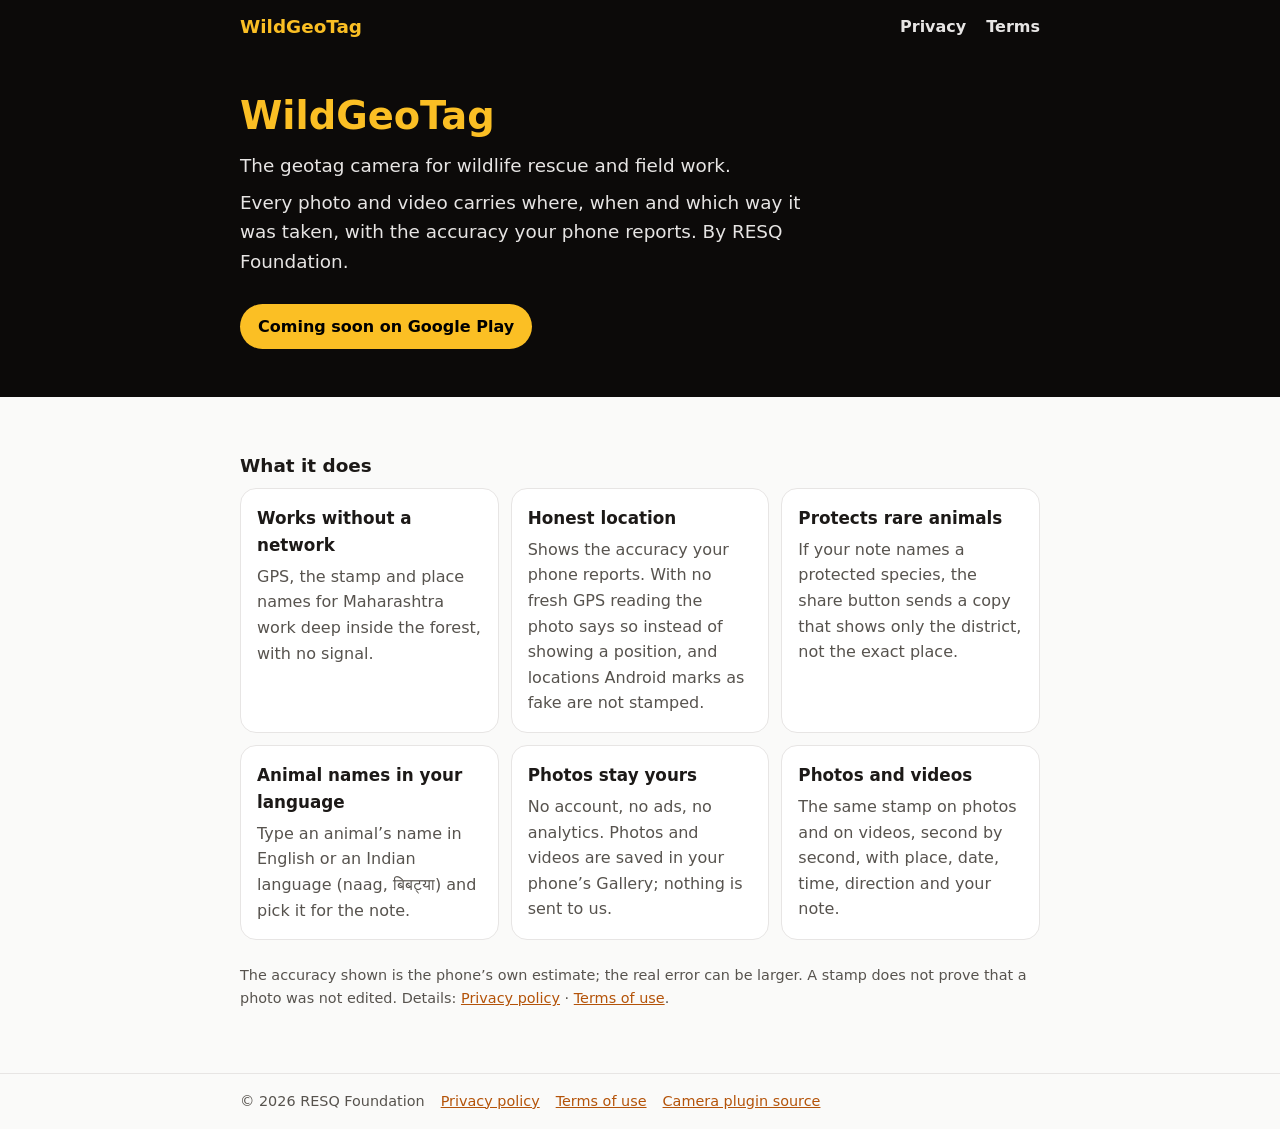
<file: index.html>
<!doctype html><html lang="en"><head><meta charset="utf-8"><meta name="viewport" content="width=device-width, initial-scale=1"><title>WildGeoTag – geotag camera for wildlife rescue</title><style>:root{--ink:#1c1917;--muted:#57534e;--bg:#fafaf9;--card:#fff;--line:#e7e5e4;--amber:#fbbf24;--link:#b45309}
*{box-sizing:border-box}body{margin:0;font:16px/1.6 Roboto,"Segoe UI",system-ui,sans-serif;color:var(--ink);background:var(--bg)}
a{color:var(--link)}header{background:#0c0a09;color:#fff}header nav{max-width:52rem;margin:0 auto;padding:12px 16px;display:flex;gap:20px;align-items:center;flex-wrap:wrap}
header nav a{color:#e7e5e4;text-decoration:none;font-weight:600}header nav a.home{color:var(--amber);font-size:1.15rem;font-weight:800;margin-right:auto}
main{max-width:52rem;margin:0 auto;padding:24px 16px 48px}h1{font-size:1.9rem;line-height:1.2;margin:.3em 0 .6em}h2{font-size:1.15rem;margin:1.6em 0 .4em}ul{padding-left:1.3em}
.hero{background:#0c0a09;color:#fff;padding:40px 0 48px}.hero div{max-width:52rem;margin:0 auto;padding:0 16px}.hero h1{font-size:2.4rem;margin:0 0 .3em;color:var(--amber)}
.hero p{font-size:1.15rem;color:#e7e5e4;margin:.4em 0;max-width:36rem}.badge{display:inline-block;margin-top:20px;padding:10px 18px;border-radius:999px;background:var(--amber);color:#000;font-weight:800}
.grid{display:grid;gap:12px;grid-template-columns:repeat(auto-fit,minmax(15rem,1fr));margin:8px 0 24px}.card{background:var(--card);border:1px solid var(--line);border-radius:16px;padding:16px}
.card h2{margin:0 0 .3em;font-size:1.05rem}.card p{margin:0;color:var(--muted)}.small{color:var(--muted);font-size:.9rem}
footer{border-top:1px solid var(--line);color:var(--muted);font-size:.9rem}footer div{max-width:52rem;margin:0 auto;padding:16px;display:flex;gap:16px;flex-wrap:wrap}</style></head><body>
<header><nav><a class="home" href="index.html">WildGeoTag</a><a href="privacy.html">Privacy</a><a href="terms.html">Terms</a></nav></header>
<section class="hero"><div><h1>WildGeoTag</h1>
<p>The geotag camera for wildlife rescue and field work.</p>
<p>Every photo and video carries where, when and which way it was taken, with the accuracy your phone reports. By RESQ Foundation.</p>
<span class="badge">Coming soon on Google Play</span></div></section><main>
<h2>What it does</h2>
<div class="grid"><div class="card"><h2>Works without a network</h2><p>GPS, the stamp and place names for Maharashtra work deep inside the forest, with no signal.</p></div><div class="card"><h2>Honest location</h2><p>Shows the accuracy your phone reports. With no fresh GPS reading the photo says so instead of showing a position, and locations Android marks as fake are not stamped.</p></div><div class="card"><h2>Protects rare animals</h2><p>If your note names a protected species, the share button sends a copy that shows only the district, not the exact place.</p></div><div class="card"><h2>Animal names in your language</h2><p>Type an animal’s name in English or an Indian language (naag, बिबट्या) and pick it for the note.</p></div><div class="card"><h2>Photos stay yours</h2><p>No account, no ads, no analytics. Photos and videos are saved in your phone’s Gallery; nothing is sent to us.</p></div><div class="card"><h2>Photos and videos</h2><p>The same stamp on photos and on videos, second by second, with place, date, time, direction and your note.</p></div></div>
<p class="small">The accuracy shown is the phone’s own estimate; the real error can be larger. A stamp does not prove that a photo
was not edited. Details: <a href="privacy.html">Privacy policy</a> · <a href="terms.html">Terms of use</a>.</p>
</main>
<footer><div><span>© 2026 RESQ Foundation</span><a href="privacy.html">Privacy policy</a><a href="terms.html">Terms of use</a><a href="source/camera-preview/index.html">Camera plugin source</a></div></footer>
</body></html>
</file>
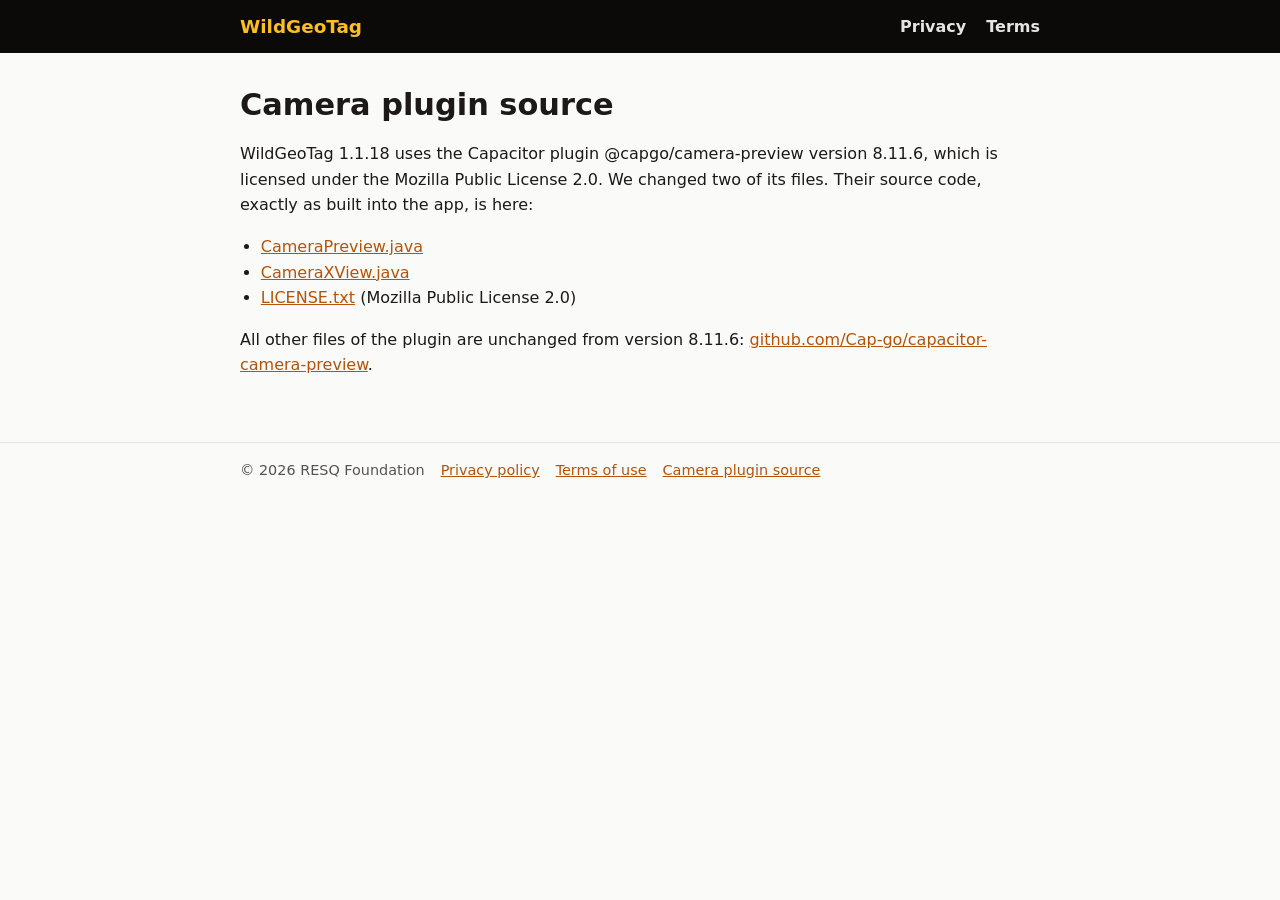
<file: source/camera-preview/index.html>
<!doctype html><html lang="en"><head><meta charset="utf-8"><meta name="viewport" content="width=device-width, initial-scale=1"><title>WildGeoTag – camera plugin source</title><style>:root{--ink:#1c1917;--muted:#57534e;--bg:#fafaf9;--card:#fff;--line:#e7e5e4;--amber:#fbbf24;--link:#b45309}
*{box-sizing:border-box}body{margin:0;font:16px/1.6 Roboto,"Segoe UI",system-ui,sans-serif;color:var(--ink);background:var(--bg)}
a{color:var(--link)}header{background:#0c0a09;color:#fff}header nav{max-width:52rem;margin:0 auto;padding:12px 16px;display:flex;gap:20px;align-items:center;flex-wrap:wrap}
header nav a{color:#e7e5e4;text-decoration:none;font-weight:600}header nav a.home{color:var(--amber);font-size:1.15rem;font-weight:800;margin-right:auto}
main{max-width:52rem;margin:0 auto;padding:24px 16px 48px}h1{font-size:1.9rem;line-height:1.2;margin:.3em 0 .6em}h2{font-size:1.15rem;margin:1.6em 0 .4em}ul{padding-left:1.3em}
.hero{background:#0c0a09;color:#fff;padding:40px 0 48px}.hero div{max-width:52rem;margin:0 auto;padding:0 16px}.hero h1{font-size:2.4rem;margin:0 0 .3em;color:var(--amber)}
.hero p{font-size:1.15rem;color:#e7e5e4;margin:.4em 0;max-width:36rem}.badge{display:inline-block;margin-top:20px;padding:10px 18px;border-radius:999px;background:var(--amber);color:#000;font-weight:800}
.grid{display:grid;gap:12px;grid-template-columns:repeat(auto-fit,minmax(15rem,1fr));margin:8px 0 24px}.card{background:var(--card);border:1px solid var(--line);border-radius:16px;padding:16px}
.card h2{margin:0 0 .3em;font-size:1.05rem}.card p{margin:0;color:var(--muted)}.small{color:var(--muted);font-size:.9rem}
footer{border-top:1px solid var(--line);color:var(--muted);font-size:.9rem}footer div{max-width:52rem;margin:0 auto;padding:16px;display:flex;gap:16px;flex-wrap:wrap}</style></head><body>
<header><nav><a class="home" href="../../index.html">WildGeoTag</a><a href="../../privacy.html">Privacy</a><a href="../../terms.html">Terms</a></nav></header>
<main>
<h1>Camera plugin source</h1>
<p>WildGeoTag 1.1.18 uses the Capacitor plugin @capgo/camera-preview version 8.11.6, which is licensed under the Mozilla Public License 2.0. We changed two of its files. Their source code, exactly as built into the app, is here:</p>
<ul><li><a href="CameraPreview.java">CameraPreview.java</a></li><li><a href="CameraXView.java">CameraXView.java</a></li><li><a href="LICENSE.txt">LICENSE.txt</a> (Mozilla Public License 2.0)</li></ul>
<p>All other files of the plugin are unchanged from version 8.11.6: <a href="https://github.com/Cap-go/capacitor-camera-preview">github.com/Cap-go/capacitor-camera-preview</a>.</p>
</main>
<footer><div><span>© 2026 RESQ Foundation</span><a href="../../privacy.html">Privacy policy</a><a href="../../terms.html">Terms of use</a><a href="../../source/camera-preview/index.html">Camera plugin source</a></div></footer>
</body></html>
</file>
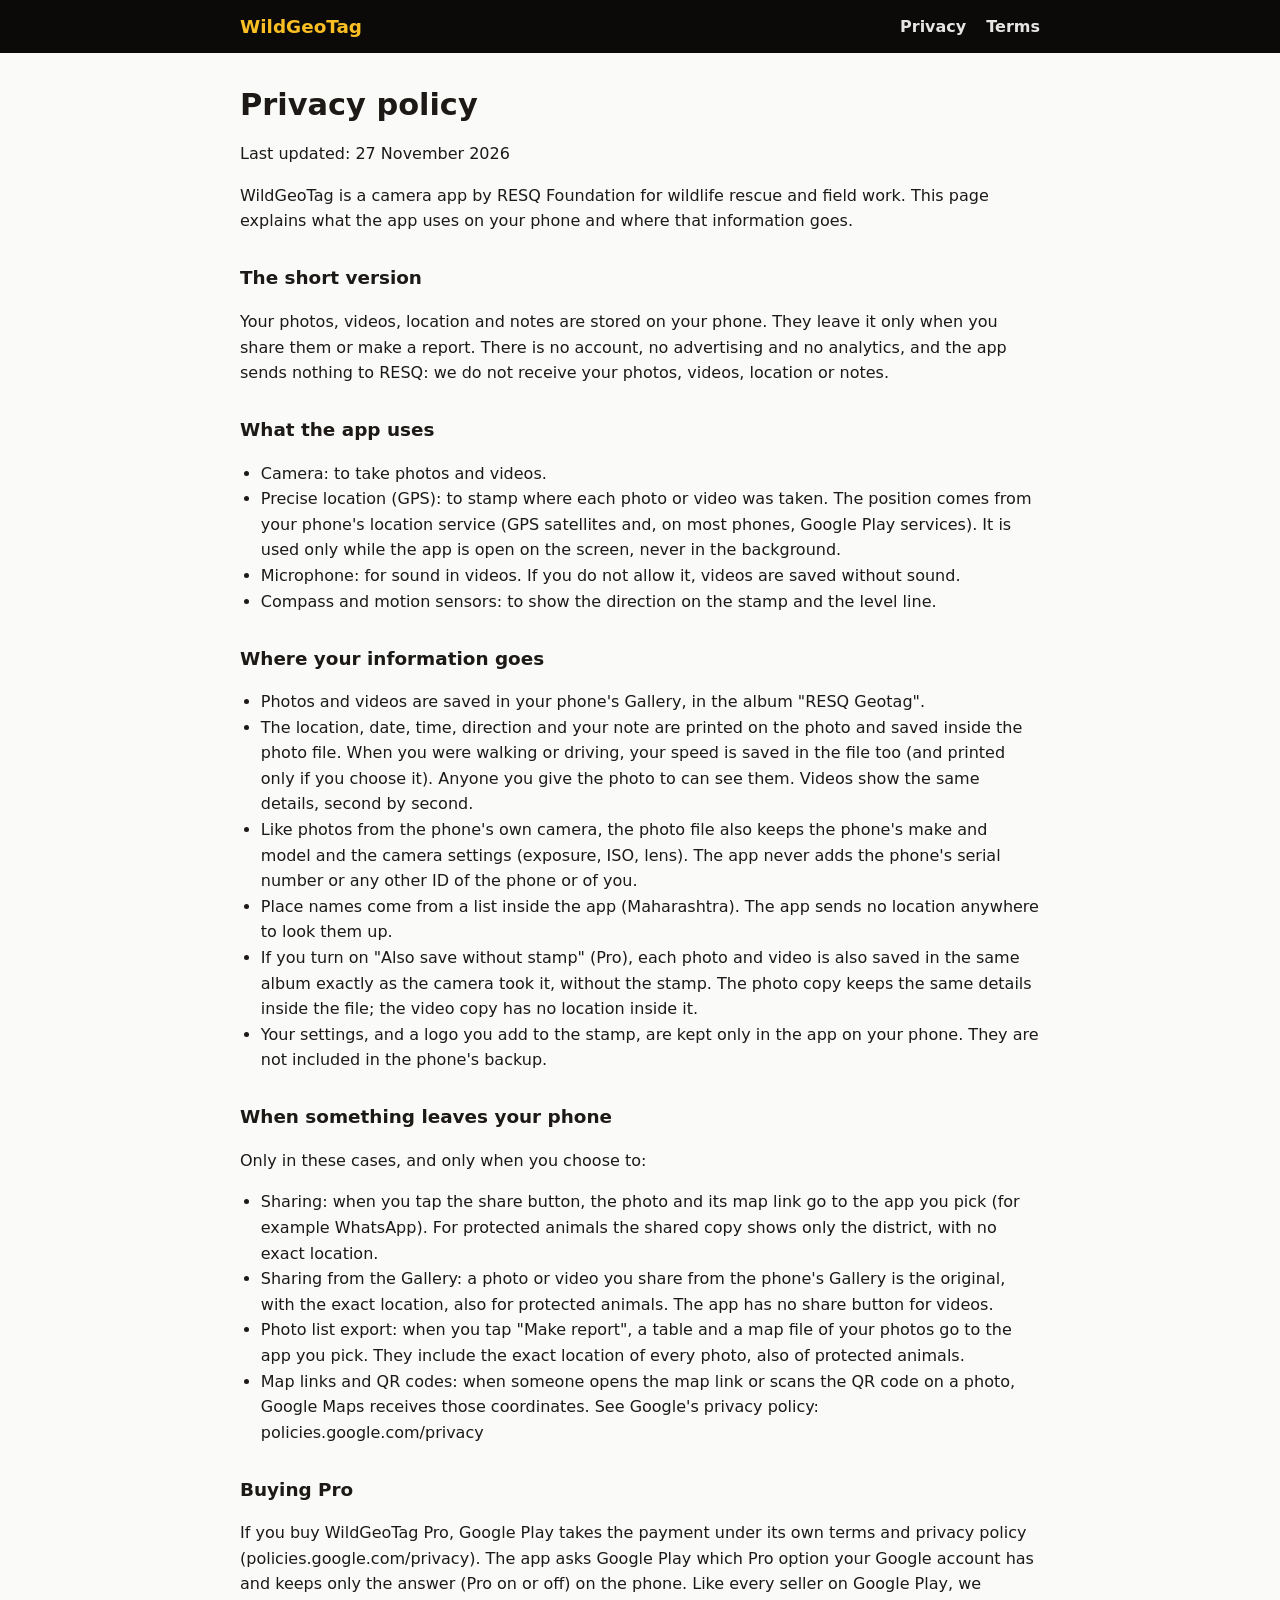
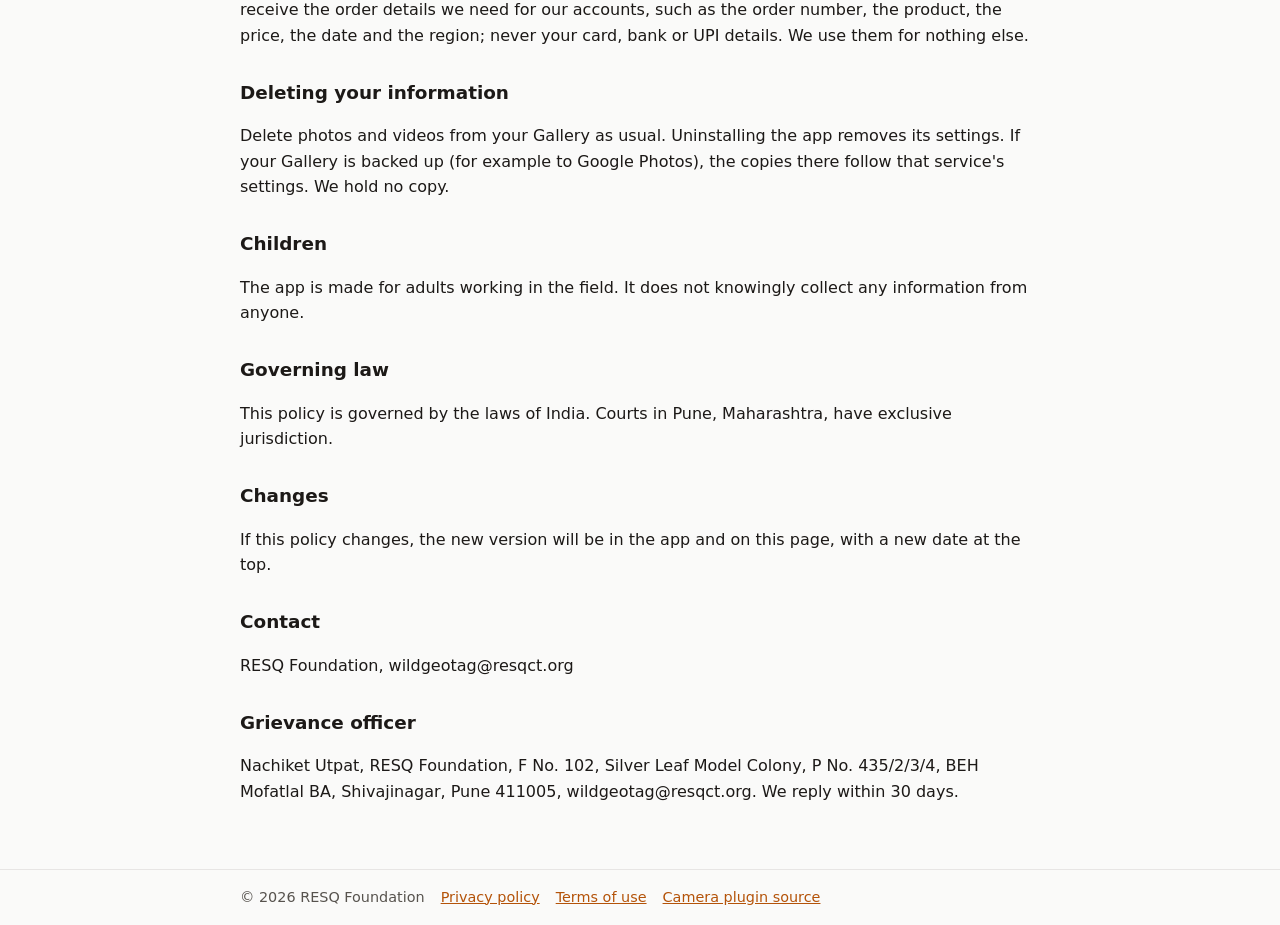
<file: privacy.html>
<!doctype html><html lang="en"><head><meta charset="utf-8"><meta name="viewport" content="width=device-width, initial-scale=1"><title>WildGeoTag – Privacy policy</title><style>:root{--ink:#1c1917;--muted:#57534e;--bg:#fafaf9;--card:#fff;--line:#e7e5e4;--amber:#fbbf24;--link:#b45309}
*{box-sizing:border-box}body{margin:0;font:16px/1.6 Roboto,"Segoe UI",system-ui,sans-serif;color:var(--ink);background:var(--bg)}
a{color:var(--link)}header{background:#0c0a09;color:#fff}header nav{max-width:52rem;margin:0 auto;padding:12px 16px;display:flex;gap:20px;align-items:center;flex-wrap:wrap}
header nav a{color:#e7e5e4;text-decoration:none;font-weight:600}header nav a.home{color:var(--amber);font-size:1.15rem;font-weight:800;margin-right:auto}
main{max-width:52rem;margin:0 auto;padding:24px 16px 48px}h1{font-size:1.9rem;line-height:1.2;margin:.3em 0 .6em}h2{font-size:1.15rem;margin:1.6em 0 .4em}ul{padding-left:1.3em}
.hero{background:#0c0a09;color:#fff;padding:40px 0 48px}.hero div{max-width:52rem;margin:0 auto;padding:0 16px}.hero h1{font-size:2.4rem;margin:0 0 .3em;color:var(--amber)}
.hero p{font-size:1.15rem;color:#e7e5e4;margin:.4em 0;max-width:36rem}.badge{display:inline-block;margin-top:20px;padding:10px 18px;border-radius:999px;background:var(--amber);color:#000;font-weight:800}
.grid{display:grid;gap:12px;grid-template-columns:repeat(auto-fit,minmax(15rem,1fr));margin:8px 0 24px}.card{background:var(--card);border:1px solid var(--line);border-radius:16px;padding:16px}
.card h2{margin:0 0 .3em;font-size:1.05rem}.card p{margin:0;color:var(--muted)}.small{color:var(--muted);font-size:.9rem}
footer{border-top:1px solid var(--line);color:var(--muted);font-size:.9rem}footer div{max-width:52rem;margin:0 auto;padding:16px;display:flex;gap:16px;flex-wrap:wrap}</style></head><body>
<header><nav><a class="home" href="index.html">WildGeoTag</a><a href="privacy.html">Privacy</a><a href="terms.html">Terms</a></nav></header>
<main>
<h1>Privacy policy</h1>
<p>Last updated: 27 November 2026</p>
<p>WildGeoTag is a camera app by RESQ Foundation for wildlife rescue and field work. This page explains what the app uses on your phone and where that information goes.</p>
<h2>The short version</h2>
<p>Your photos, videos, location and notes are stored on your phone. They leave it only when you share them or make a report. There is no account, no advertising and no analytics, and the app sends nothing to RESQ: we do not receive your photos, videos, location or notes.</p>
<h2>What the app uses</h2>
<ul><li>Camera: to take photos and videos.</li><li>Precise location (GPS): to stamp where each photo or video was taken. The position comes from your phone's location service (GPS satellites and, on most phones, Google Play services). It is used only while the app is open on the screen, never in the background.</li><li>Microphone: for sound in videos. If you do not allow it, videos are saved without sound.</li><li>Compass and motion sensors: to show the direction on the stamp and the level line.</li></ul>
<h2>Where your information goes</h2>
<ul><li>Photos and videos are saved in your phone's Gallery, in the album "RESQ Geotag".</li><li>The location, date, time, direction and your note are printed on the photo and saved inside the photo file. When you were walking or driving, your speed is saved in the file too (and printed only if you choose it). Anyone you give the photo to can see them. Videos show the same details, second by second.</li><li>Like photos from the phone's own camera, the photo file also keeps the phone's make and model and the camera settings (exposure, ISO, lens). The app never adds the phone's serial number or any other ID of the phone or of you.</li><li>Place names come from a list inside the app (Maharashtra). The app sends no location anywhere to look them up.</li><li>If you turn on "Also save without stamp" (Pro), each photo and video is also saved in the same album exactly as the camera took it, without the stamp. The photo copy keeps the same details inside the file; the video copy has no location inside it.</li><li>Your settings, and a logo you add to the stamp, are kept only in the app on your phone. They are not included in the phone's backup.</li></ul>
<h2>When something leaves your phone</h2>
<p>Only in these cases, and only when you choose to:</p>
<ul><li>Sharing: when you tap the share button, the photo and its map link go to the app you pick (for example WhatsApp). For protected animals the shared copy shows only the district, with no exact location.</li><li>Sharing from the Gallery: a photo or video you share from the phone's Gallery is the original, with the exact location, also for protected animals. The app has no share button for videos.</li><li>Photo list export: when you tap "Make report", a table and a map file of your photos go to the app you pick. They include the exact location of every photo, also of protected animals.</li><li>Map links and QR codes: when someone opens the map link or scans the QR code on a photo, Google Maps receives those coordinates. See Google's privacy policy: policies.google.com/privacy</li></ul>
<h2>Buying Pro</h2>
<p>If you buy WildGeoTag Pro, Google Play takes the payment under its own terms and privacy policy (policies.google.com/privacy). The app asks Google Play which Pro option your Google account has and keeps only the answer (Pro on or off) on the phone. Like every seller on Google Play, we receive the order details we need for our accounts, such as the order number, the product, the price, the date and the region; never your card, bank or UPI details. We use them for nothing else.</p>
<h2>Deleting your information</h2>
<p>Delete photos and videos from your Gallery as usual. Uninstalling the app removes its settings. If your Gallery is backed up (for example to Google Photos), the copies there follow that service's settings. We hold no copy.</p>
<h2>Children</h2>
<p>The app is made for adults working in the field. It does not knowingly collect any information from anyone.</p>
<h2>Governing law</h2>
<p>This policy is governed by the laws of India. Courts in Pune, Maharashtra, have exclusive jurisdiction.</p>
<h2>Changes</h2>
<p>If this policy changes, the new version will be in the app and on this page, with a new date at the top.</p>
<h2>Contact</h2>
<p>RESQ Foundation, wildgeotag@resqct.org</p>
<h2>Grievance officer</h2>
<p>Nachiket Utpat, RESQ Foundation, F No. 102, Silver Leaf Model Colony, P No. 435/2/3/4, BEH Mofatlal BA, Shivajinagar, Pune 411005, wildgeotag@resqct.org. We reply within 30 days.</p>
</main>
<footer><div><span>© 2026 RESQ Foundation</span><a href="privacy.html">Privacy policy</a><a href="terms.html">Terms of use</a><a href="source/camera-preview/index.html">Camera plugin source</a></div></footer>
</body></html>
</file>
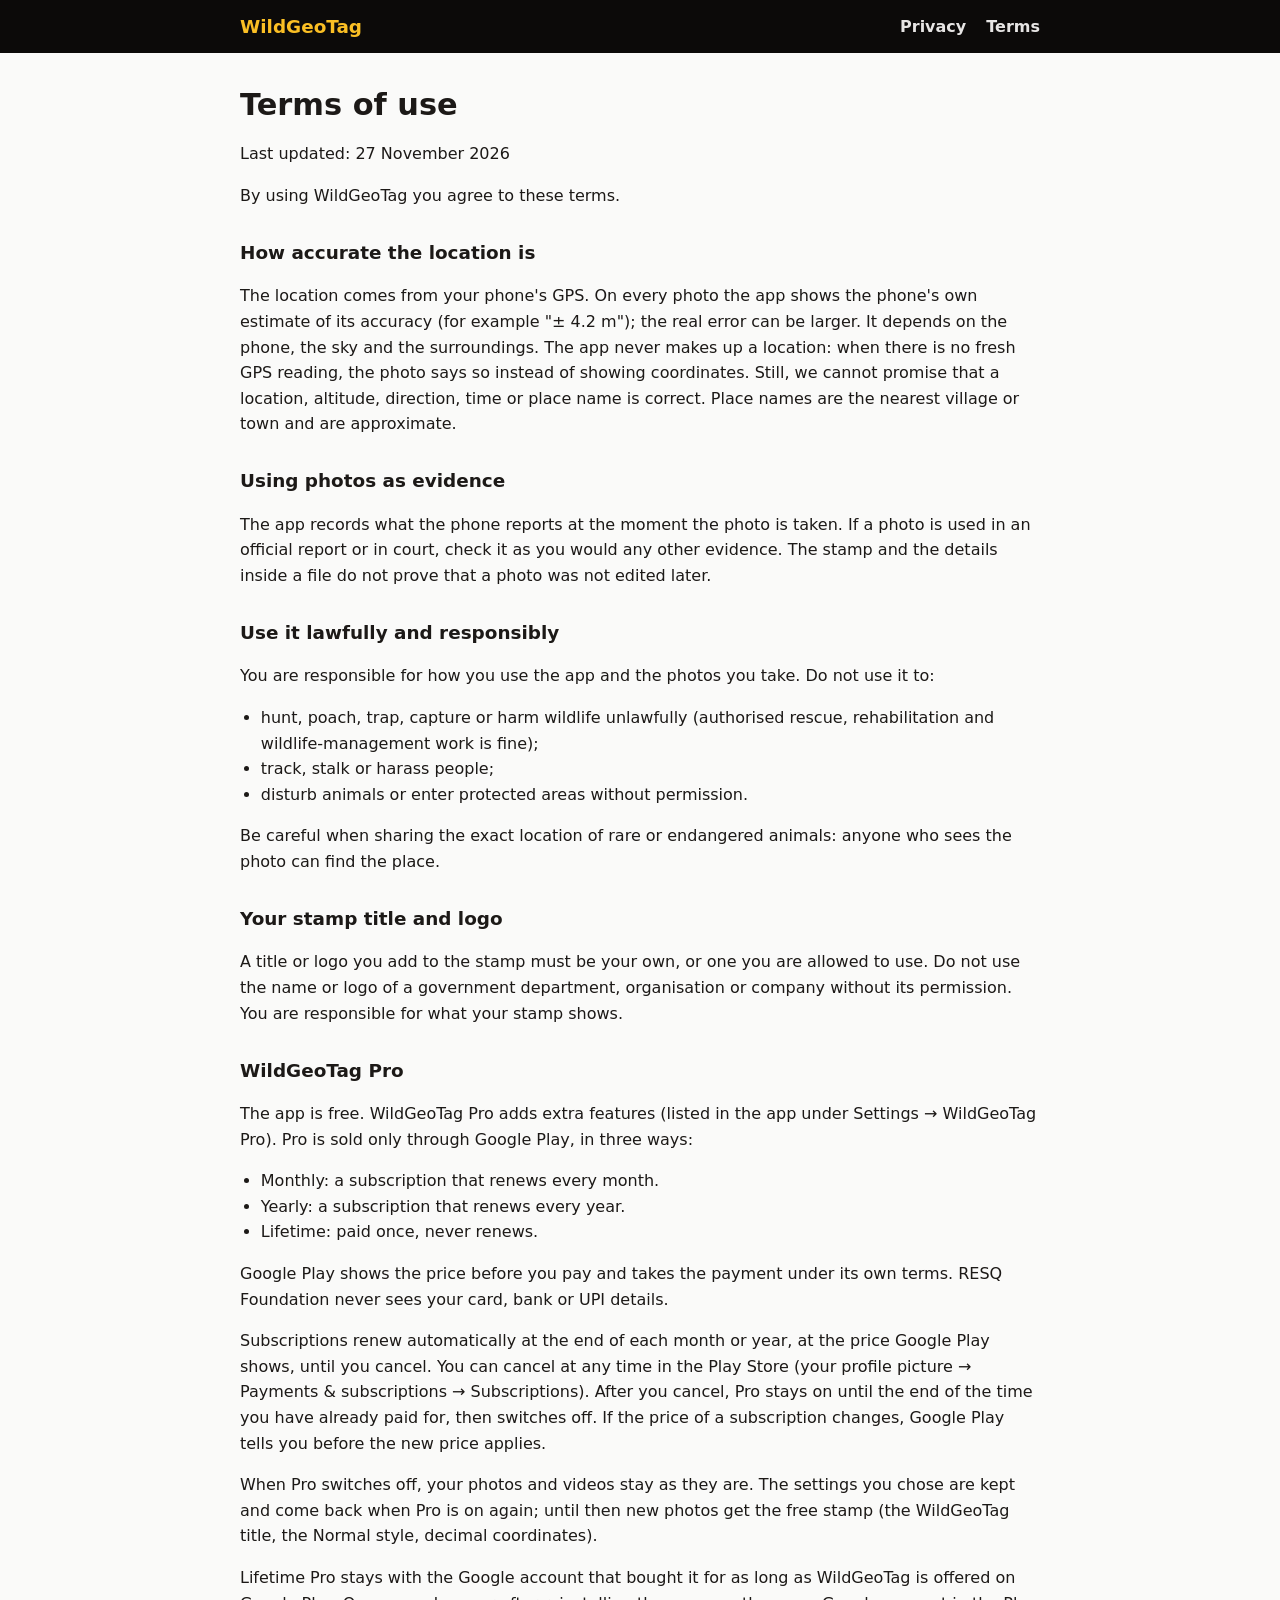
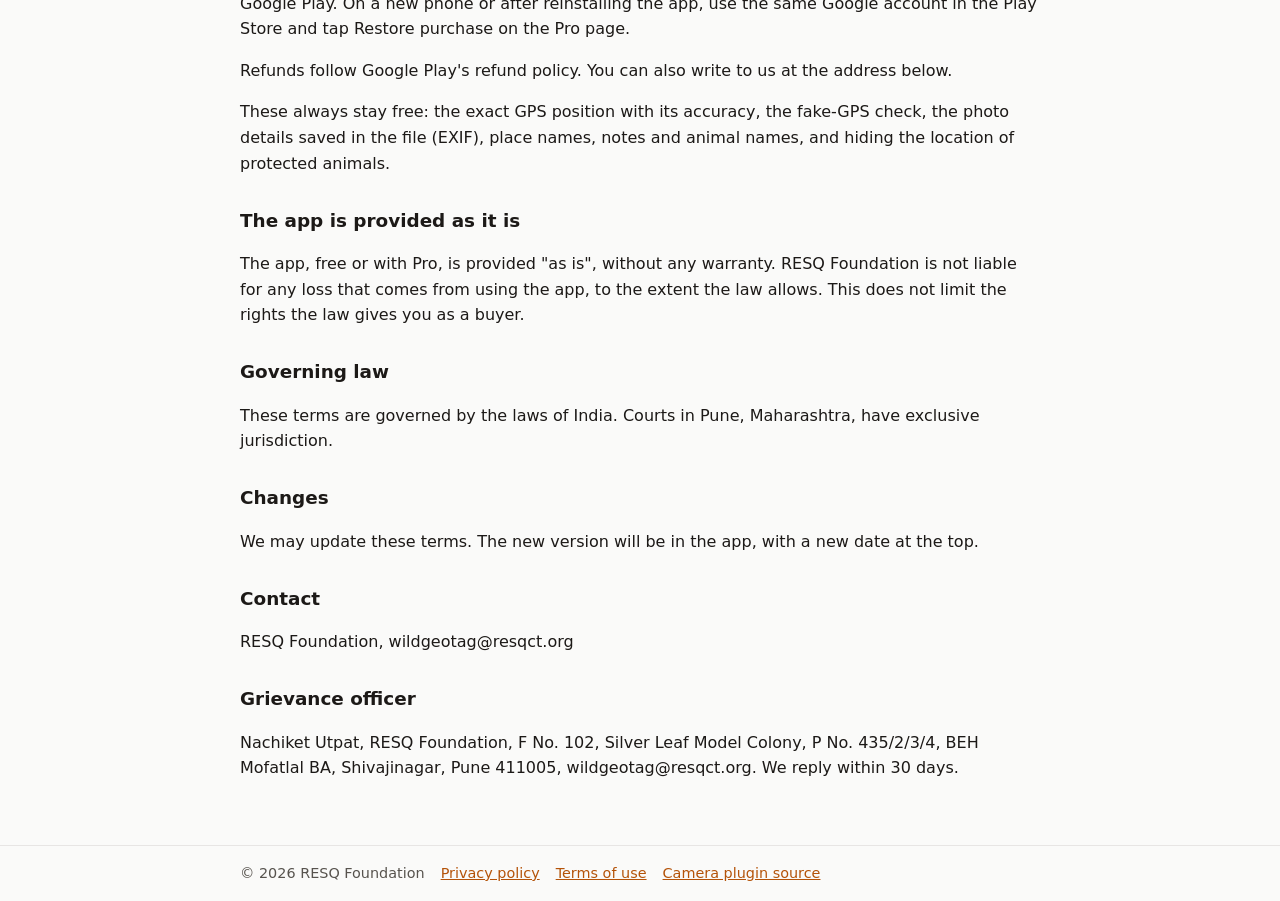
<file: terms.html>
<!doctype html><html lang="en"><head><meta charset="utf-8"><meta name="viewport" content="width=device-width, initial-scale=1"><title>WildGeoTag – Terms of use</title><style>:root{--ink:#1c1917;--muted:#57534e;--bg:#fafaf9;--card:#fff;--line:#e7e5e4;--amber:#fbbf24;--link:#b45309}
*{box-sizing:border-box}body{margin:0;font:16px/1.6 Roboto,"Segoe UI",system-ui,sans-serif;color:var(--ink);background:var(--bg)}
a{color:var(--link)}header{background:#0c0a09;color:#fff}header nav{max-width:52rem;margin:0 auto;padding:12px 16px;display:flex;gap:20px;align-items:center;flex-wrap:wrap}
header nav a{color:#e7e5e4;text-decoration:none;font-weight:600}header nav a.home{color:var(--amber);font-size:1.15rem;font-weight:800;margin-right:auto}
main{max-width:52rem;margin:0 auto;padding:24px 16px 48px}h1{font-size:1.9rem;line-height:1.2;margin:.3em 0 .6em}h2{font-size:1.15rem;margin:1.6em 0 .4em}ul{padding-left:1.3em}
.hero{background:#0c0a09;color:#fff;padding:40px 0 48px}.hero div{max-width:52rem;margin:0 auto;padding:0 16px}.hero h1{font-size:2.4rem;margin:0 0 .3em;color:var(--amber)}
.hero p{font-size:1.15rem;color:#e7e5e4;margin:.4em 0;max-width:36rem}.badge{display:inline-block;margin-top:20px;padding:10px 18px;border-radius:999px;background:var(--amber);color:#000;font-weight:800}
.grid{display:grid;gap:12px;grid-template-columns:repeat(auto-fit,minmax(15rem,1fr));margin:8px 0 24px}.card{background:var(--card);border:1px solid var(--line);border-radius:16px;padding:16px}
.card h2{margin:0 0 .3em;font-size:1.05rem}.card p{margin:0;color:var(--muted)}.small{color:var(--muted);font-size:.9rem}
footer{border-top:1px solid var(--line);color:var(--muted);font-size:.9rem}footer div{max-width:52rem;margin:0 auto;padding:16px;display:flex;gap:16px;flex-wrap:wrap}</style></head><body>
<header><nav><a class="home" href="index.html">WildGeoTag</a><a href="privacy.html">Privacy</a><a href="terms.html">Terms</a></nav></header>
<main>
<h1>Terms of use</h1>
<p>Last updated: 27 November 2026</p>
<p>By using WildGeoTag you agree to these terms.</p>
<h2>How accurate the location is</h2>
<p>The location comes from your phone's GPS. On every photo the app shows the phone's own estimate of its accuracy (for example "± 4.2 m"); the real error can be larger. It depends on the phone, the sky and the surroundings. The app never makes up a location: when there is no fresh GPS reading, the photo says so instead of showing coordinates. Still, we cannot promise that a location, altitude, direction, time or place name is correct. Place names are the nearest village or town and are approximate.</p>
<h2>Using photos as evidence</h2>
<p>The app records what the phone reports at the moment the photo is taken. If a photo is used in an official report or in court, check it as you would any other evidence. The stamp and the details inside a file do not prove that a photo was not edited later.</p>
<h2>Use it lawfully and responsibly</h2>
<p>You are responsible for how you use the app and the photos you take. Do not use it to:</p>
<ul><li>hunt, poach, trap, capture or harm wildlife unlawfully (authorised rescue, rehabilitation and wildlife-management work is fine);</li><li>track, stalk or harass people;</li><li>disturb animals or enter protected areas without permission.</li></ul>
<p>Be careful when sharing the exact location of rare or endangered animals: anyone who sees the photo can find the place.</p>
<h2>Your stamp title and logo</h2>
<p>A title or logo you add to the stamp must be your own, or one you are allowed to use. Do not use the name or logo of a government department, organisation or company without its permission. You are responsible for what your stamp shows.</p>
<h2>WildGeoTag Pro</h2>
<p>The app is free. WildGeoTag Pro adds extra features (listed in the app under Settings → WildGeoTag Pro). Pro is sold only through Google Play, in three ways:</p>
<ul><li>Monthly: a subscription that renews every month.</li><li>Yearly: a subscription that renews every year.</li><li>Lifetime: paid once, never renews.</li></ul>
<p>Google Play shows the price before you pay and takes the payment under its own terms. RESQ Foundation never sees your card, bank or UPI details.</p>
<p>Subscriptions renew automatically at the end of each month or year, at the price Google Play shows, until you cancel. You can cancel at any time in the Play Store (your profile picture → Payments &amp; subscriptions → Subscriptions). After you cancel, Pro stays on until the end of the time you have already paid for, then switches off. If the price of a subscription changes, Google Play tells you before the new price applies.</p>
<p>When Pro switches off, your photos and videos stay as they are. The settings you chose are kept and come back when Pro is on again; until then new photos get the free stamp (the WildGeoTag title, the Normal style, decimal coordinates).</p>
<p>Lifetime Pro stays with the Google account that bought it for as long as WildGeoTag is offered on Google Play. On a new phone or after reinstalling the app, use the same Google account in the Play Store and tap Restore purchase on the Pro page.</p>
<p>Refunds follow Google Play's refund policy. You can also write to us at the address below.</p>
<p>These always stay free: the exact GPS position with its accuracy, the fake-GPS check, the photo details saved in the file (EXIF), place names, notes and animal names, and hiding the location of protected animals.</p>
<h2>The app is provided as it is</h2>
<p>The app, free or with Pro, is provided "as is", without any warranty. RESQ Foundation is not liable for any loss that comes from using the app, to the extent the law allows. This does not limit the rights the law gives you as a buyer.</p>
<h2>Governing law</h2>
<p>These terms are governed by the laws of India. Courts in Pune, Maharashtra, have exclusive jurisdiction.</p>
<h2>Changes</h2>
<p>We may update these terms. The new version will be in the app, with a new date at the top.</p>
<h2>Contact</h2>
<p>RESQ Foundation, wildgeotag@resqct.org</p>
<h2>Grievance officer</h2>
<p>Nachiket Utpat, RESQ Foundation, F No. 102, Silver Leaf Model Colony, P No. 435/2/3/4, BEH Mofatlal BA, Shivajinagar, Pune 411005, wildgeotag@resqct.org. We reply within 30 days.</p>
</main>
<footer><div><span>© 2026 RESQ Foundation</span><a href="privacy.html">Privacy policy</a><a href="terms.html">Terms of use</a><a href="source/camera-preview/index.html">Camera plugin source</a></div></footer>
</body></html>
</file>
